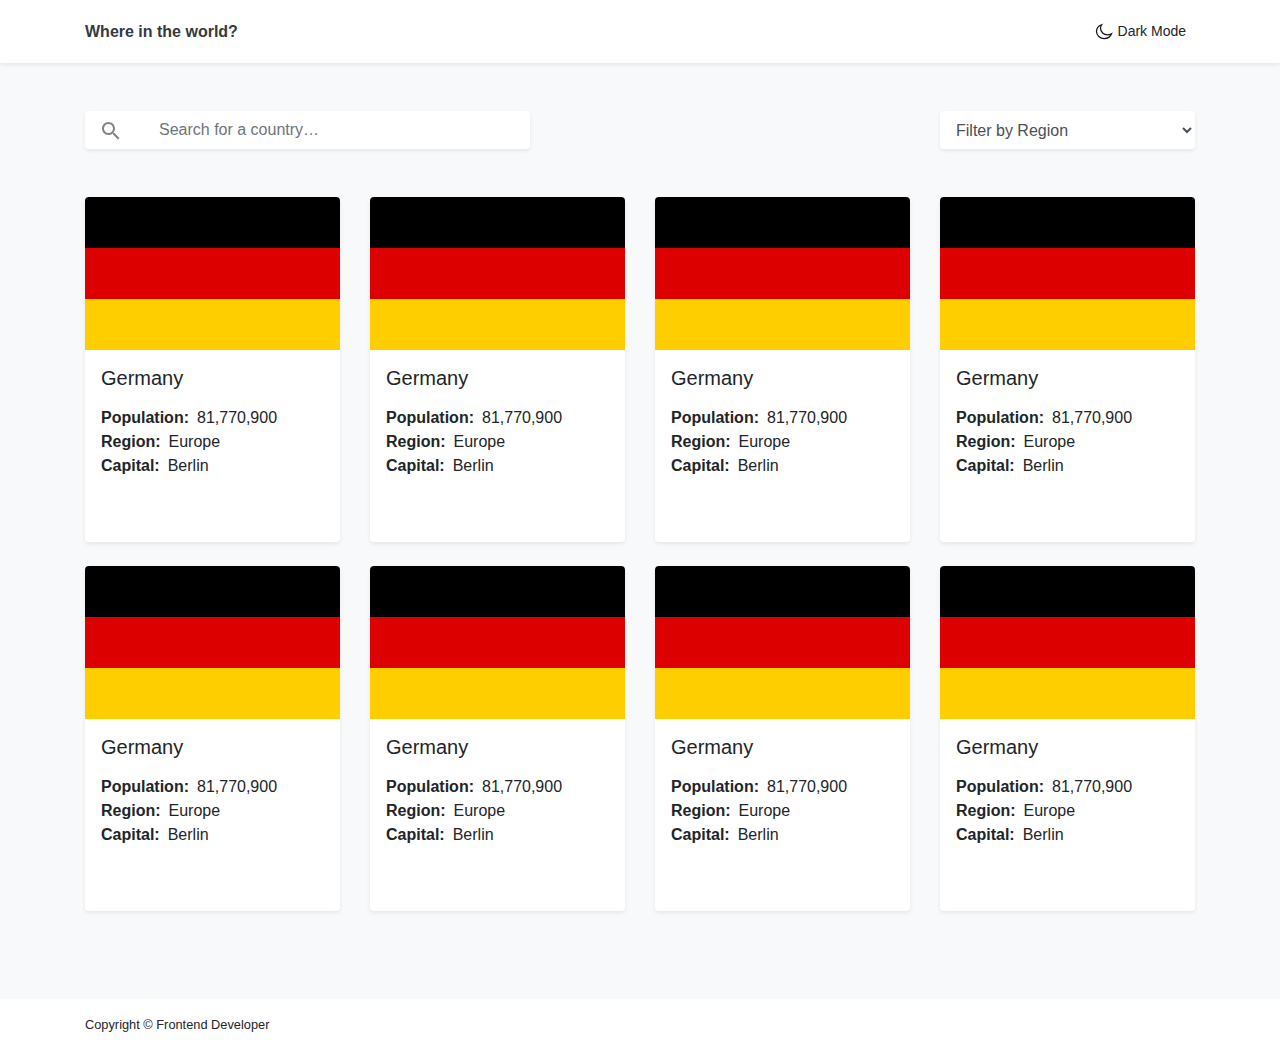
<file: index.html>
<!doctype html>
<html class="h-100" lang="en">
<head>
  <meta charset="utf-8">
  <meta name="viewport" content="width=device-width, initial-scale=1, shrink-to-fit=no">
  <title>countries</title>
  <link rel="stylesheet" href="./css/bootstrap.min.css">
  <link rel="stylesheet" href="./css/styles.css">

</head>

<body class="d-flex flex-column h-100 bg-light">

<header class="site-header py-3 bg-white shadow-sm">
  <div class="container-lg d-flex justify-content-between align-items-center">
    <a class="site-header__logo font-weight-bold text-dark" href="#">Where in the world?</a>
    <button class="site-header__theme-toggler btn btn-white btn-sm" type="button">
      <span class="d-flex">
        <svg class="mr-1" width="20" height="20" viewBox="0 0 20 20" fill="none" xmlns="http://www.w3.org/2000/svg">
          <path fill-rule="evenodd" clip-rule="evenodd" d="M13.5532 13.815C9.66857 13.815 6.51929 10.9278 6.51929 7.36821C6.51929 6.0253 6.96679 4.78158 7.73143 3.75C4.69036 4.69515 2.5 7.33122 2.5 10.4381C2.5 14.3385 5.94929 17.5 10.2036 17.5C13.5929 17.5 16.4696 15.4932 17.5 12.7045C16.375 13.4048 15.0161 13.815 13.5532 13.815Z" fill="white" stroke="#111517" stroke-width="1.25"/>
          </svg>
          <span class="site-header__theme-toggler-text">Dark Mode</span>
      </span>
    </button>
  </div>
</header>


<main class="site-main flex-grow-1 py-4 py-md-5">
  <section class="search-form mb-5">
    <h2 class="sr-only">Site Countries</h2>
    <div class="container-lg">
      <form class="row justify-content-between" action="https://echo.htmlacademy.ru" method="GET">
        <div class="search-form__input-wrapper col-sm-6 col-md-5 mb-4 mb-sm-0">
          <svg class="search-form__search-icon" width="18" height="18" viewBox="0 0 18 18" fill="none" xmlns="http://www.w3.org/2000/svg">
            <g id="search">
            <path id="icon-search-black" fill-rule="evenodd" clip-rule="evenodd" d="M12.5 11H11.7L11.4 10.7C12.4 9.6 13 8.1 13 6.5C13 2.9 10.1 0 6.5 0C2.9 0 0 2.9 0 6.5C0 10.1 2.9 13 6.5 13C8.1 13 9.6 12.4 10.7 11.4L11 11.7V12.5L16 17.5L17.5 16L12.5 11ZM6.5 11C4 11 2 9 2 6.5C2 4 4 2 6.5 2C9 2 11 4 11 6.5C11 9 9 11 6.5 11Z" fill="#848484"/>
            </g>
            </svg>
          <input class="search-form__input form-control border-0 shadow-sm" type="search" name="search" placeholder="Search for a country…" aria-label="Search" required>
        </div>

        <div class="col-7 col-sm-4 col-lg-3">
          <select class="form-control border-0 shadow-sm" name="region" aria-label="Region">
            <option value="" selected disabled>Filter by Region</option>
            <option value="africa">Africa</option>
            <option value="america">America</option>
            <option value="asia">Asia</option>
            <option value="europe">Europe</option>
            <option value="oceania">Oceania</option>
          </select>
        </div>
      </form>
    </div>
  </section>

  <section class="countries">
    <div class="container-lg">
      <ul class="row list-unstyled">
        <li class="col-sm-6 col-md-4 col-xl-3 mb-4">
          <div class="position-relative rounded overflow-hidden bg-white shadow-sm">
            <a class="d-block stretched-link" href="germany.html">
              <img class="d-block img-fluid w-100" src="./img/germany-flag.svg" alt="Flag of Germany" width="264" height="160">
            </a>

            <div class="p-3 pb-5">
              <h3 class="h5 mb-3">Germany</h3>
              <dl>
                <div class="d-flex flex-wrap">
                  <dt class="mr-2">Population:</dt>
                  <dd class="mb-0">81,770,900</dd>
                </div>
                <div class="d-flex flex-wrap">
                  <dt class="mr-2">Region:</dt>
                  <dd class="mb-0">Europe</dd>
                </div>
                <div class="d-flex flex-wrap">
                  <dt class="mr-2">Capital:</dt>
                  <dd class="mb-0">Berlin</dd>
                </div>
              </dl>
            </div>
          </div>
        </li>

        <li class="col-sm-6 col-md-4 col-xl-3 mb-4">
          <div class="position-relative rounded overflow-hidden bg-white shadow-sm">
            <a class="d-block stretched-link" href="germany.html">
              <img class="d-block img-fluid w-100" src="./img/germany-flag.svg" alt="Flag of Germany" width="264" height="160">
            </a>

            <div class="p-3 pb-5">
              <h3 class="h5 mb-3">Germany</h3>
              <dl>
                <div class="d-flex flex-wrap">
                  <dt class="mr-2">Population:</dt>
                  <dd class="mb-0">81,770,900</dd>
                </div>
                <div class="d-flex flex-wrap">
                  <dt class="mr-2">Region:</dt>
                  <dd class="mb-0">Europe</dd>
                </div>
                <div class="d-flex flex-wrap">
                  <dt class="mr-2">Capital:</dt>
                  <dd class="mb-0">Berlin</dd>
                </div>
              </dl>
            </div>
          </div>
        </li>

        <li class="col-sm-6 col-md-4 col-xl-3 mb-4">
          <div class="position-relative rounded overflow-hidden bg-white shadow-sm">
            <a class="d-block stretched-link" href="germany.html">
              <img class="d-block img-fluid w-100" src="./img/germany-flag.svg" alt="Flag of Germany" width="264" height="160">
            </a>

            <div class="p-3 pb-5">
              <h3 class="h5 mb-3">Germany</h3>
              <dl>
                <div class="d-flex flex-wrap">
                  <dt class="mr-2">Population:</dt>
                  <dd class="mb-0">81,770,900</dd>
                </div>
                <div class="d-flex flex-wrap">
                  <dt class="mr-2">Region:</dt>
                  <dd class="mb-0">Europe</dd>
                </div>
                <div class="d-flex flex-wrap">
                  <dt class="mr-2">Capital:</dt>
                  <dd class="mb-0">Berlin</dd>
                </div>
              </dl>
            </div>
          </div>
        </li>

        <li class="col-sm-6 col-md-4 col-xl-3 mb-4">
          <div class="position-relative rounded overflow-hidden bg-white shadow-sm">
            <a class="d-block stretched-link" href="germany.html">
              <img class="d-block img-fluid w-100" src="./img/germany-flag.svg" alt="Flag of Germany" width="264" height="160">
            </a>

            <div class="p-3 pb-5">
              <h3 class="h5 mb-3">Germany</h3>
              <dl>
                <div class="d-flex flex-wrap">
                  <dt class="mr-2">Population:</dt>
                  <dd class="mb-0">81,770,900</dd>
                </div>
                <div class="d-flex flex-wrap">
                  <dt class="mr-2">Region:</dt>
                  <dd class="mb-0">Europe</dd>
                </div>
                <div class="d-flex flex-wrap">
                  <dt class="mr-2">Capital:</dt>
                  <dd class="mb-0">Berlin</dd>
                </div>
              </dl>
            </div>
          </div>
        </li>

        <li class="col-sm-6 col-md-4 col-xl-3 mb-4">
          <div class="position-relative rounded overflow-hidden bg-white shadow-sm">
            <a class="d-block stretched-link" href="germany.html">
              <img class="d-block img-fluid w-100" src="./img/germany-flag.svg" alt="Flag of Germany" width="264" height="160">
            </a>

            <div class="p-3 pb-5">
              <h3 class="h5 mb-3">Germany</h3>
              <dl>
                <div class="d-flex flex-wrap">
                  <dt class="mr-2">Population:</dt>
                  <dd class="mb-0">81,770,900</dd>
                </div>
                <div class="d-flex flex-wrap">
                  <dt class="mr-2">Region:</dt>
                  <dd class="mb-0">Europe</dd>
                </div>
                <div class="d-flex flex-wrap">
                  <dt class="mr-2">Capital:</dt>
                  <dd class="mb-0">Berlin</dd>
                </div>
              </dl>
            </div>
          </div>
        </li>

        <li class="col-sm-6 col-md-4 col-xl-3 mb-4">
          <div class="position-relative rounded overflow-hidden bg-white shadow-sm">
            <a class="d-block stretched-link" href="germany.html">
              <img class="d-block img-fluid w-100" src="./img/germany-flag.svg" alt="Flag of Germany" width="264" height="160">
            </a>

            <div class="p-3 pb-5">
              <h3 class="h5 mb-3">Germany</h3>
              <dl>
                <div class="d-flex flex-wrap">
                  <dt class="mr-2">Population:</dt>
                  <dd class="mb-0">81,770,900</dd>
                </div>
                <div class="d-flex flex-wrap">
                  <dt class="mr-2">Region:</dt>
                  <dd class="mb-0">Europe</dd>
                </div>
                <div class="d-flex flex-wrap">
                  <dt class="mr-2">Capital:</dt>
                  <dd class="mb-0">Berlin</dd>
                </div>
              </dl>
            </div>
          </div>
        </li>

        <li class="col-sm-6 col-md-4 col-xl-3 mb-4">
          <div class="position-relative rounded overflow-hidden bg-white shadow-sm">
            <a class="d-block stretched-link" href="germany.html">
              <img class="d-block img-fluid w-100" src="./img/germany-flag.svg" alt="Flag of Germany" width="264" height="160">
            </a>

            <div class="p-3 pb-5">
              <h3 class="h5 mb-3">Germany</h3>
              <dl>
                <div class="d-flex flex-wrap">
                  <dt class="mr-2">Population:</dt>
                  <dd class="mb-0">81,770,900</dd>
                </div>
                <div class="d-flex flex-wrap">
                  <dt class="mr-2">Region:</dt>
                  <dd class="mb-0">Europe</dd>
                </div>
                <div class="d-flex flex-wrap">
                  <dt class="mr-2">Capital:</dt>
                  <dd class="mb-0">Berlin</dd>
                </div>
              </dl>
            </div>
          </div>
        </li>

        <li class="col-sm-6 col-md-4 col-xl-3 mb-4">
          <div class="position-relative rounded overflow-hidden bg-white shadow-sm">
            <a class="d-block stretched-link" href="germany.html">
              <img class="d-block img-fluid w-100" src="./img/germany-flag.svg" alt="Flag of Germany" width="264" height="160">
            </a>

            <div class="p-3 pb-5">
              <h3 class="h5 mb-3">Germany</h3>
              <dl>
                <div class="d-flex flex-wrap">
                  <dt class="mr-2">Population:</dt>
                  <dd class="mb-0">81,770,900</dd>
                </div>
                <div class="d-flex flex-wrap">
                  <dt class="mr-2">Region:</dt>
                  <dd class="mb-0">Europe</dd>
                </div>
                <div class="d-flex flex-wrap">
                  <dt class="mr-2">Capital:</dt>
                  <dd class="mb-0">Berlin</dd>
                </div>
              </dl>
            </div>
          </div>
        </li>
      </ul>
    </div>
  </section>

</main>


<footer class="site-footer py-3 mt-auto text-left bg-white">
  <div class="container">
    <p class="mb-0 small">Copyright &copy; Frontend Developer</p>
  </div>
</footer>

  <script src="./js/jquery-3.6.0.min.js"></script>
  <script src="./js/bootstrap.bundle.min.js"></script>
</body>

</html>
</file>
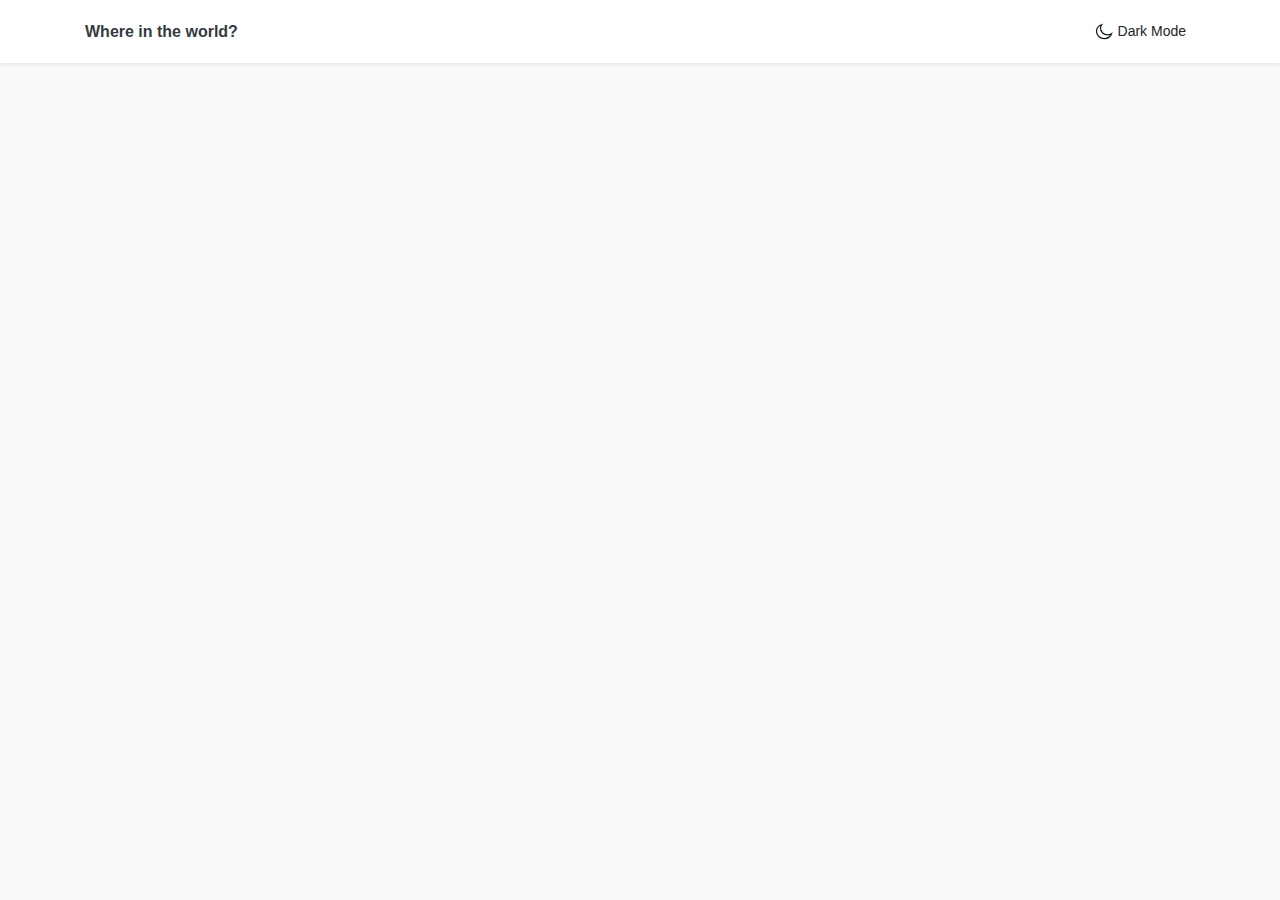
<file: germany.html>
<!DOCTYPE html>
<html lang="en">
<head>
  <meta charset="UTF-8">
  <meta http-equiv="X-UA-Compatible" content="IE=edge">
  <meta name="viewport" content="width=device-width, initial-scale=1.0">
  <title>germany</title>
  <link rel="stylesheet" href="./css/bootstrap.min.css">
  <link rel="stylesheet" href="./css/styles.css">
</head>
<body class="d-flex flex-column h-100 bg-light">

  <header class="site-header py-3 bg-white shadow-sm">
    <div class="container-lg d-flex justify-content-between align-items-center">
      <a class="site-header__logo font-weight-bold text-dark" href="#">Where in the world?</a>
      <button class="site-header__theme-toggler btn btn-white btn-sm" type="button">
        <span class="d-flex">
          <svg class="mr-1" width="20" height="20" viewBox="0 0 20 20" fill="none" xmlns="http://www.w3.org/2000/svg">
            <path fill-rule="evenodd" clip-rule="evenodd" d="M13.5532 13.815C9.66857 13.815 6.51929 10.9278 6.51929 7.36821C6.51929 6.0253 6.96679 4.78158 7.73143 3.75C4.69036 4.69515 2.5 7.33122 2.5 10.4381C2.5 14.3385 5.94929 17.5 10.2036 17.5C13.5929 17.5 16.4696 15.4932 17.5 12.7045C16.375 13.4048 15.0161 13.815 13.5532 13.815Z" fill="white" stroke="#111517" stroke-width="1.25"/>
            </svg>
            <span class="site-header__theme-toggler-text">Dark Mode</span>
        </span>
      </button>
    </div>
  </header>





<script src="./js/jquery-3.6.0.min.js"></script>
<script src="./js/bootstrap.bundle.min.js"></script>
</body>
</html>
</file>
<file: css/styles.css>
.search-form__input-wrapper{
  position: relative;
  z-index: 1;
}

.search-form__search-icon{
  position: absolute;
  z-index: 1;
  left: 32px;
  top: calc(50% - 8px);
}

.search-form__input{
  padding-left: 74px;
}
</file>
